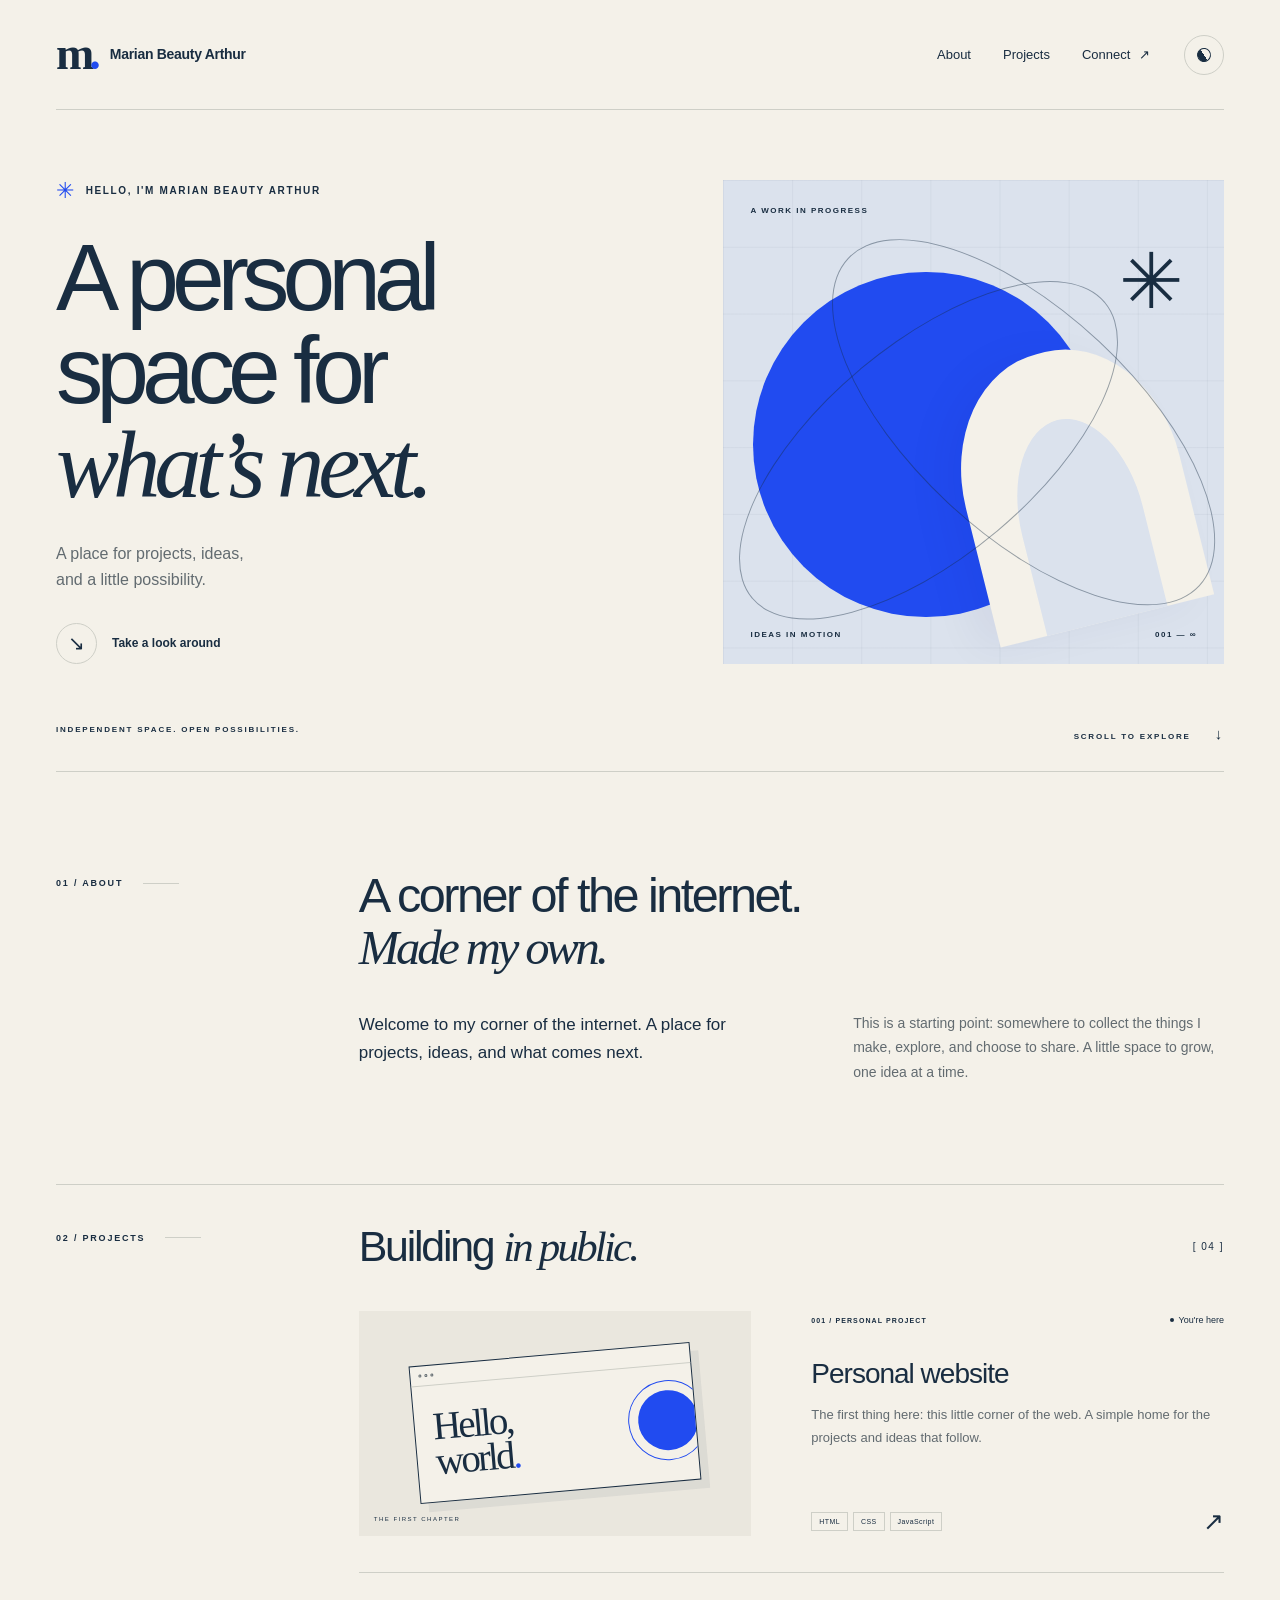
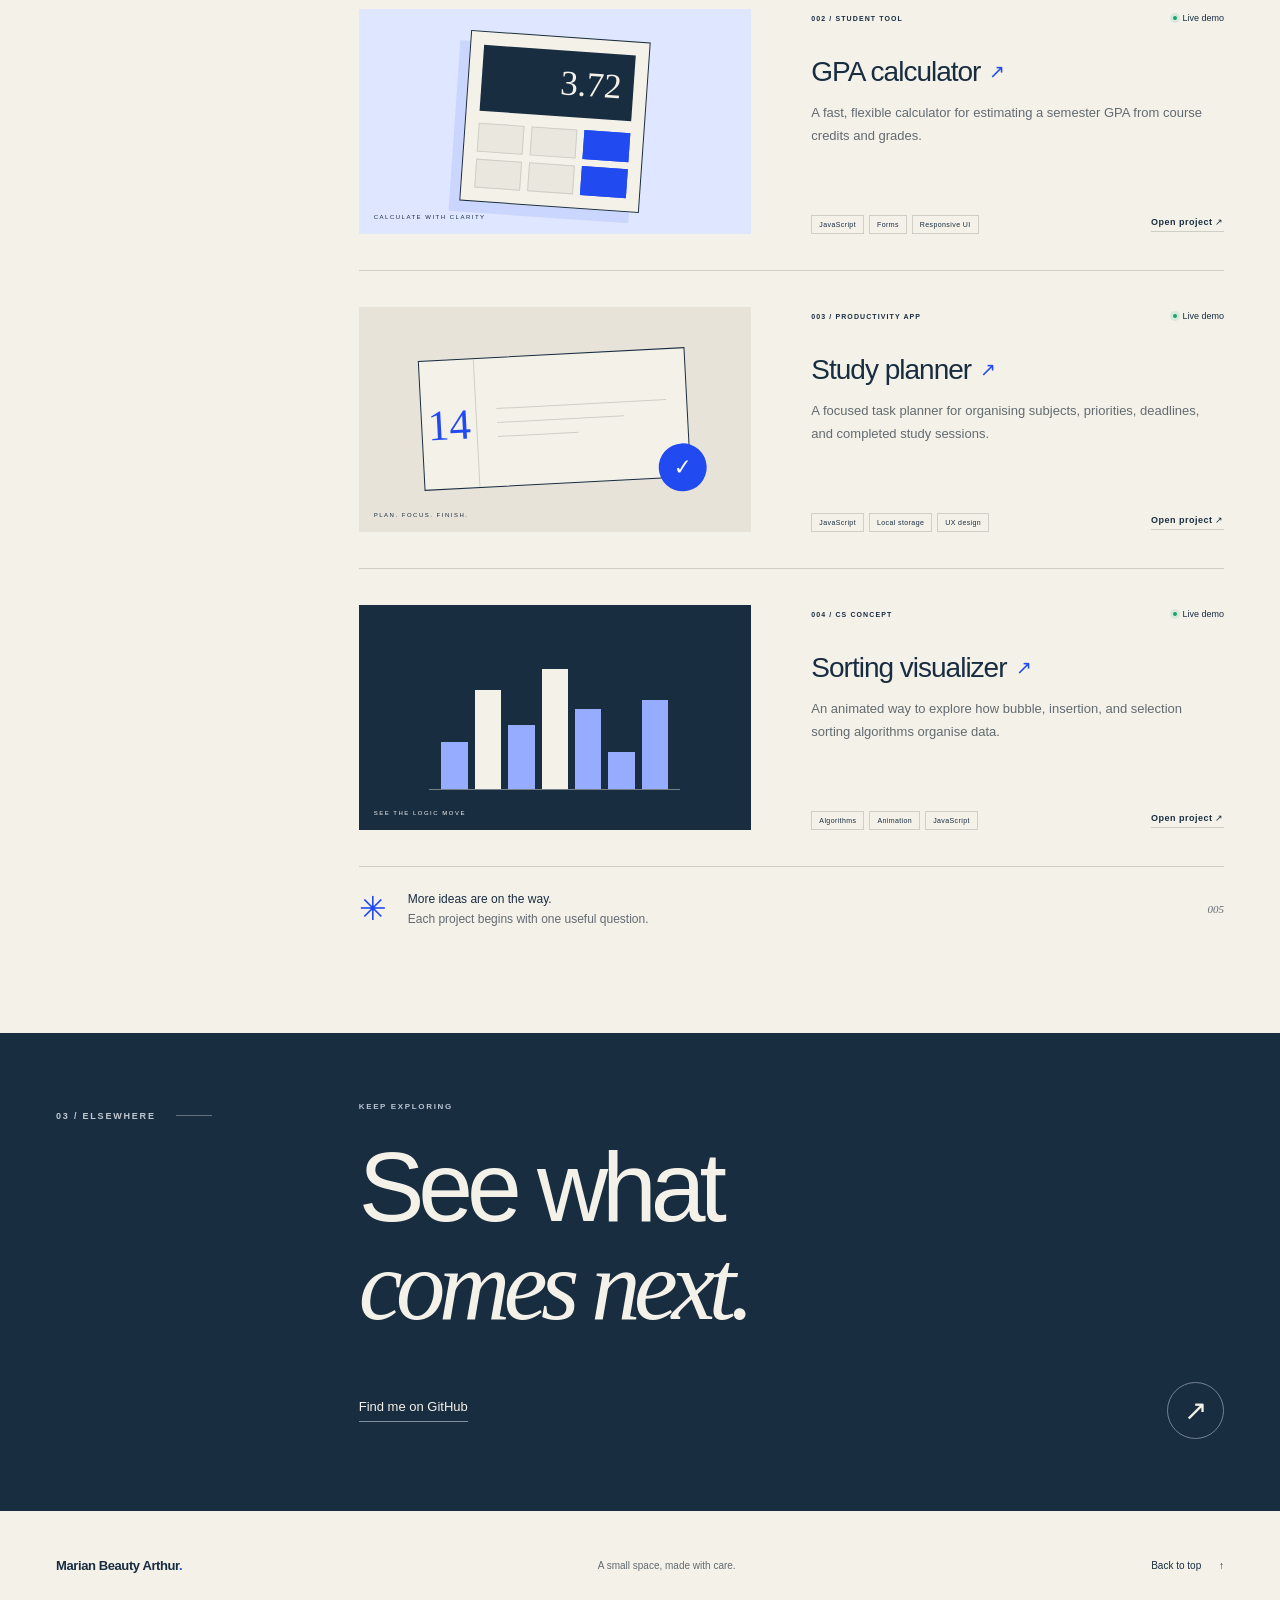
<file: index.html>
<!doctype html>
<html lang="en">
  <head>
    <meta charset="utf-8" />
    <meta name="viewport" content="width=device-width, initial-scale=1" />
    <meta name="description" content="The personal space of Marian Beauty Arthur. A place for projects, ideas, and what comes next." />
    <meta name="theme-color" content="#f4f1e9" />
    <title>Marian Beauty Arthur — A personal space</title>
    <link rel="icon" href="favicon.svg" type="image/svg+xml" />
    <link rel="stylesheet" href="styles.css" />
    <script>
      try {
        const theme = localStorage.getItem('ma-theme');
        if (theme === 'light' || theme === 'dark') document.documentElement.dataset.theme = theme;
      } catch (_) {}
    </script>
    <script src="script.js" defer></script>
  </head>
  <body>
    <a class="skip-link" href="#main">Skip to content</a>
    <header class="site-header wrap">
      <a class="wordmark" href="#home" aria-label="Marian Beauty Arthur home"><span class="brand-symbol" aria-hidden="true">m<span>.</span></span><span class="wordmark-name">Marian Beauty Arthur</span></a>
      <nav class="main-nav" aria-label="Main navigation">
        <a href="#about">About</a>
        <a href="#projects">Projects</a>
        <a href="#connect">Connect <span aria-hidden="true">↗</span></a>
      </nav>
      <button class="theme-toggle" type="button" aria-label="Switch to dark theme" title="Switch to dark theme" hidden><span class="theme-symbol" aria-hidden="true"></span></button>
    </header>

    <main id="main">
      <section class="hero wrap" id="home" aria-labelledby="hero-title">
        <div class="hero-copy">
          <p class="eyebrow"><span class="small-cross" aria-hidden="true">✳</span> Hello, I'm Marian Beauty Arthur</p>
          <h1 id="hero-title">A personal<br />space for<br /><span class="serif">what’s next.</span></h1>
          <p class="hero-description">A place for projects, ideas,<br class="desktop-break" /> and a little possibility.</p>
          <a class="round-link" href="#projects"><span class="round-arrow" aria-hidden="true">↘</span><span>Take a look around</span></a>
        </div>
        <div class="hero-art" role="img" aria-label="An abstract cobalt circle intersecting a cream arch, a small star, and fine orbital lines">
          <span class="art-label art-label-top" aria-hidden="true">A WORK IN PROGRESS</span>
          <div class="art-grid" aria-hidden="true"></div>
          <div class="art-orbit orbit-one" aria-hidden="true"></div>
          <div class="art-orbit orbit-two" aria-hidden="true"></div>
          <div class="art-circle" aria-hidden="true"></div>
          <div class="art-arch" aria-hidden="true"></div>
          <span class="art-star" aria-hidden="true">✳</span>
          <span class="art-label art-label-bottom" aria-hidden="true">IDEAS IN MOTION <span>001 — ∞</span></span>
        </div>
        <div class="hero-footnote"><span>INDEPENDENT SPACE. OPEN POSSIBILITIES.</span><span class="scroll-note">SCROLL TO EXPLORE <span aria-hidden="true">↓</span></span></div>
      </section>

      <section class="about-section wrap section-layout" id="about" aria-labelledby="about-title">
        <div class="section-index"><span>01 / ABOUT</span><span class="index-line" aria-hidden="true"></span></div>
        <div class="about-content">
          <h2 id="about-title">A corner of the internet.<br /><span class="serif">Made my own.</span></h2>
          <div class="about-details">
            <p class="lead">Welcome to my corner of the internet. A place for projects, ideas, and what comes next.</p>
            <p>This is a starting point: somewhere to collect the things I make, explore, and choose to share. A little space to grow, one idea at a time.</p>
          </div>
        </div>
      </section>

      <section class="projects-section wrap section-layout" id="projects" aria-labelledby="projects-title">
        <div class="section-index"><span>02 / PROJECTS</span><span class="index-line" aria-hidden="true"></span></div>
        <div class="projects-content">
          <div class="section-heading"><h2 id="projects-title">Building <span class="serif">in public.</span></h2><span class="count">[ 04 ]</span></div>
          <article class="project">
            <div class="project-art" aria-hidden="true"><span class="mini-window"><span class="mini-window-bar"><i></i><i></i><i></i></span><span class="mini-window-content"><span class="mini-type">Hello,<br />world<span>.</span></span><span class="mini-orb"></span></span></span><span class="project-art-note">THE FIRST CHAPTER</span></div>
            <div class="project-information">
              <div class="project-topline"><span class="eyebrow">001 / PERSONAL PROJECT</span><span class="project-status"><span aria-hidden="true"></span>You're here</span></div>
              <h3>Personal website</h3>
              <p>The first thing here: this little corner of the web. A simple home for the projects and ideas that follow.</p>
              <div class="project-bottomline"><ul class="tags" aria-label="Technologies used"><li>HTML</li><li>CSS</li><li>JavaScript</li></ul><span class="project-symbol" aria-hidden="true">↗</span></div>
            </div>
          </article>
          <article class="project project--linked">
            <a class="project-art project-art--gpa" href="projects/gpa-calculator/" aria-label="Open the GPA calculator project">
              <span class="calculator-preview" aria-hidden="true"><span class="calculator-screen">3.72</span><span class="calculator-keys"><i></i><i></i><i></i><i></i><i></i><i></i></span></span>
              <span class="project-art-note">CALCULATE WITH CLARITY</span>
            </a>
            <div class="project-information">
              <div class="project-topline"><span class="eyebrow">002 / STUDENT TOOL</span><span class="project-status project-status--live"><span aria-hidden="true"></span>Live demo</span></div>
              <h3><a class="project-title-link" href="projects/gpa-calculator/">GPA calculator <span aria-hidden="true">↗</span></a></h3>
              <p>A fast, flexible calculator for estimating a semester GPA from course credits and grades.</p>
              <div class="project-bottomline"><ul class="tags" aria-label="Technologies used"><li>JavaScript</li><li>Forms</li><li>Responsive UI</li></ul><a class="project-open" href="projects/gpa-calculator/" aria-label="Open GPA calculator">Open project <span aria-hidden="true">↗</span></a></div>
            </div>
          </article>
          <article class="project project--linked">
            <a class="project-art project-art--planner" href="projects/study-planner/" aria-label="Open the study planner project">
              <span class="planner-preview" aria-hidden="true"><span class="planner-date">14</span><span class="planner-lines"><i></i><i></i><i></i></span><span class="planner-check">✓</span></span>
              <span class="project-art-note">PLAN. FOCUS. FINISH.</span>
            </a>
            <div class="project-information">
              <div class="project-topline"><span class="eyebrow">003 / PRODUCTIVITY APP</span><span class="project-status project-status--live"><span aria-hidden="true"></span>Live demo</span></div>
              <h3><a class="project-title-link" href="projects/study-planner/">Study planner <span aria-hidden="true">↗</span></a></h3>
              <p>A focused task planner for organising subjects, priorities, deadlines, and completed study sessions.</p>
              <div class="project-bottomline"><ul class="tags" aria-label="Technologies used"><li>JavaScript</li><li>Local storage</li><li>UX design</li></ul><a class="project-open" href="projects/study-planner/" aria-label="Open study planner">Open project <span aria-hidden="true">↗</span></a></div>
            </div>
          </article>
          <article class="project project--linked">
            <a class="project-art project-art--algorithm" href="projects/algorithm-visualizer/" aria-label="Open the sorting algorithm visualizer project">
              <span class="bars-preview" aria-hidden="true"><i style="--h: 36%"></i><i style="--h: 76%"></i><i style="--h: 49%"></i><i style="--h: 92%"></i><i style="--h: 61%"></i><i style="--h: 28%"></i><i style="--h: 68%"></i></span>
              <span class="project-art-note">SEE THE LOGIC MOVE</span>
            </a>
            <div class="project-information">
              <div class="project-topline"><span class="eyebrow">004 / CS CONCEPT</span><span class="project-status project-status--live"><span aria-hidden="true"></span>Live demo</span></div>
              <h3><a class="project-title-link" href="projects/algorithm-visualizer/">Sorting visualizer <span aria-hidden="true">↗</span></a></h3>
              <p>An animated way to explore how bubble, insertion, and selection sorting algorithms organise data.</p>
              <div class="project-bottomline"><ul class="tags" aria-label="Technologies used"><li>Algorithms</li><li>Animation</li><li>JavaScript</li></ul><a class="project-open" href="projects/algorithm-visualizer/" aria-label="Open sorting visualizer">Open project <span aria-hidden="true">↗</span></a></div>
            </div>
          </article>
          <div class="next-project"><span class="next-star" aria-hidden="true">✳</span><p>More ideas are on the way.<br /><span>Each project begins with one useful question.</span></p><span class="next-number" aria-hidden="true">005</span></div>
        </div>
      </section>

      <section class="connect-section" id="connect" aria-labelledby="connect-title">
        <div class="wrap section-layout">
          <div class="section-index"><span>03 / ELSEWHERE</span><span class="index-line" aria-hidden="true"></span></div>
          <div class="connect-content"><p class="eyebrow">KEEP EXPLORING</p><h2 id="connect-title">See what<br /><span class="serif">comes next.</span></h2><a class="github-link" href="https://github.com/MarbeauArthur" target="_blank" rel="noopener noreferrer"><span>Find me on GitHub <span class="visually-hidden">(opens in a new tab)</span></span><span class="github-arrow" aria-hidden="true">↗</span></a></div>
        </div>
      </section>
    </main>

    <footer class="site-footer wrap"><a class="footer-name" href="#home">Marian Beauty Arthur<span aria-hidden="true">.</span></a><p>A small space, made with care.</p><a class="back-to-top" href="#home">Back to top <span aria-hidden="true">↑</span></a></footer>
  </body>
</html>
</file>
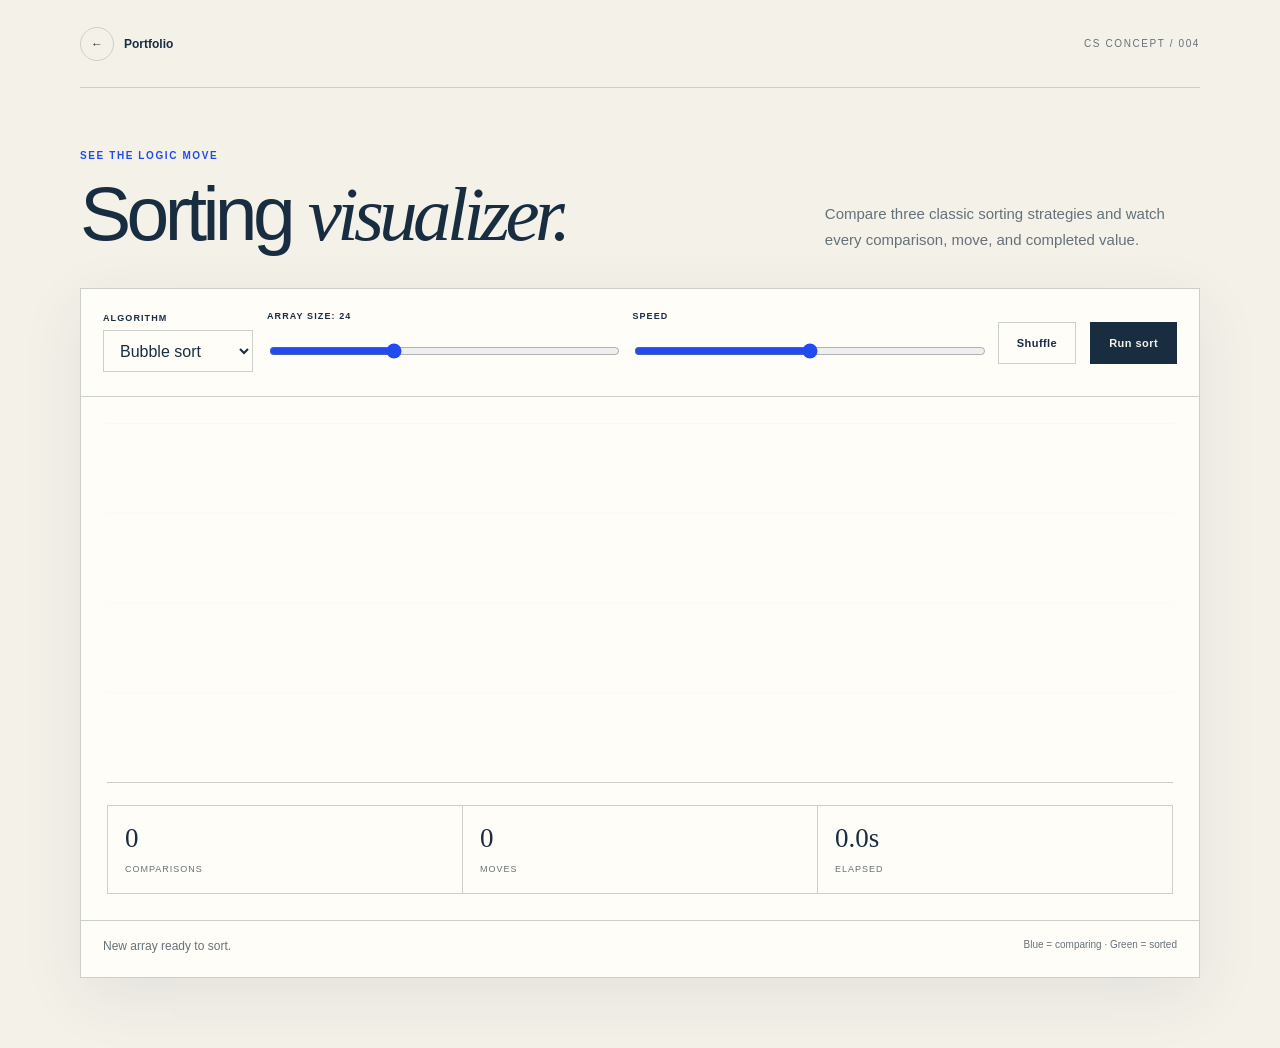
<file: projects/algorithm-visualizer/index.html>
<!doctype html>
<html lang="en">
  <head>
    <meta charset="utf-8" />
    <meta name="viewport" content="width=device-width, initial-scale=1" />
    <meta name="description" content="An interactive sorting algorithm visualizer by Marian Beauty Arthur." />
    <title>Sorting Visualizer — Marian Beauty Arthur</title>
    <link rel="icon" href="../../favicon.svg" type="image/svg+xml" />
    <link rel="stylesheet" href="../common.css" />
    <style>
      .visualizer-toolbar { align-items: center; }
      .visualizer-toolbar .field { min-width: 150px; }
      .range-field { flex: 1; min-width: 180px; }
      input[type="range"] { width: 100%; min-height: 42px; padding-inline: 0; border: 0; accent-color: var(--blue); }
      .stage { display: flex; align-items: flex-end; gap: clamp(2px, .6vw, 7px); min-height: 360px; padding: 28px 10px 0; border-bottom: 1px solid var(--line); background: linear-gradient(#214bf007 1px, transparent 1px); background-size: 100% 25%; }
      .bar { flex: 1; min-width: 3px; height: calc(var(--value) * 1%); background: var(--ink); transition: height .16s ease, background .16s ease, transform .16s ease; }
      .bar.active { background: var(--blue); transform: translateY(-5px); }
      .bar.sorted { background: var(--green); }
      .metric-row { display: grid; grid-template-columns: repeat(3, 1fr); gap: 1px; margin-top: 22px; border: 1px solid var(--line); background: var(--line); }
      .metric { padding: 17px; background: var(--surface); }
      .metric strong { display: block; margin-bottom: 4px; font-family: var(--serif); font-size: 27px; font-weight: 400; }
      .metric span { color: var(--muted); font-size: 9px; letter-spacing: 1px; text-transform: uppercase; }
      @media (max-width: 640px) { .stage { min-height: 290px; } .metric-row { grid-template-columns: 1fr; } }
    </style>
    <script src="app.js" defer></script>
  </head>
  <body>
    <header class="app-header shell"><a class="back-link" href="../../#projects"><span aria-hidden="true">←</span> Portfolio</a><span class="project-mark">CS concept / 004</span></header>
    <main class="shell">
      <section class="intro"><div><p class="eyebrow">See the logic move</p><h1>Sorting <em>visualizer.</em></h1></div><p class="intro-copy">Compare three classic sorting strategies and watch every comparison, move, and completed value.</p></section>
      <section class="app-card" aria-labelledby="visualizer-status">
        <div class="app-toolbar visualizer-toolbar"><div class="field"><label for="algorithm">Algorithm</label><select id="algorithm"><option value="bubble">Bubble sort</option><option value="selection">Selection sort</option><option value="insertion">Insertion sort</option></select></div><div class="field range-field"><label for="size">Array size: <output id="size-output">24</output></label><input id="size" type="range" min="10" max="50" value="24" /></div><div class="field range-field"><label for="speed">Speed</label><input id="speed" type="range" min="1" max="5" value="3" /></div><button class="button secondary" id="shuffle" type="button">Shuffle</button><button class="button" id="run" type="button">Run sort</button></div>
        <div class="app-body"><div class="stage" id="stage" role="img" aria-label="Unsorted vertical bars"></div><div class="metric-row"><div class="metric"><strong id="comparisons">0</strong><span>Comparisons</span></div><div class="metric"><strong id="swaps">0</strong><span>Moves</span></div><div class="metric"><strong id="elapsed">0.0s</strong><span>Elapsed</span></div></div></div>
        <footer class="app-footer"><p class="status" id="visualizer-status" aria-live="polite">Choose an algorithm, then run the sort.</p><span>Blue = comparing · Green = sorted</span></footer>
      </section>
    </main>
  </body>
</html>
</file>
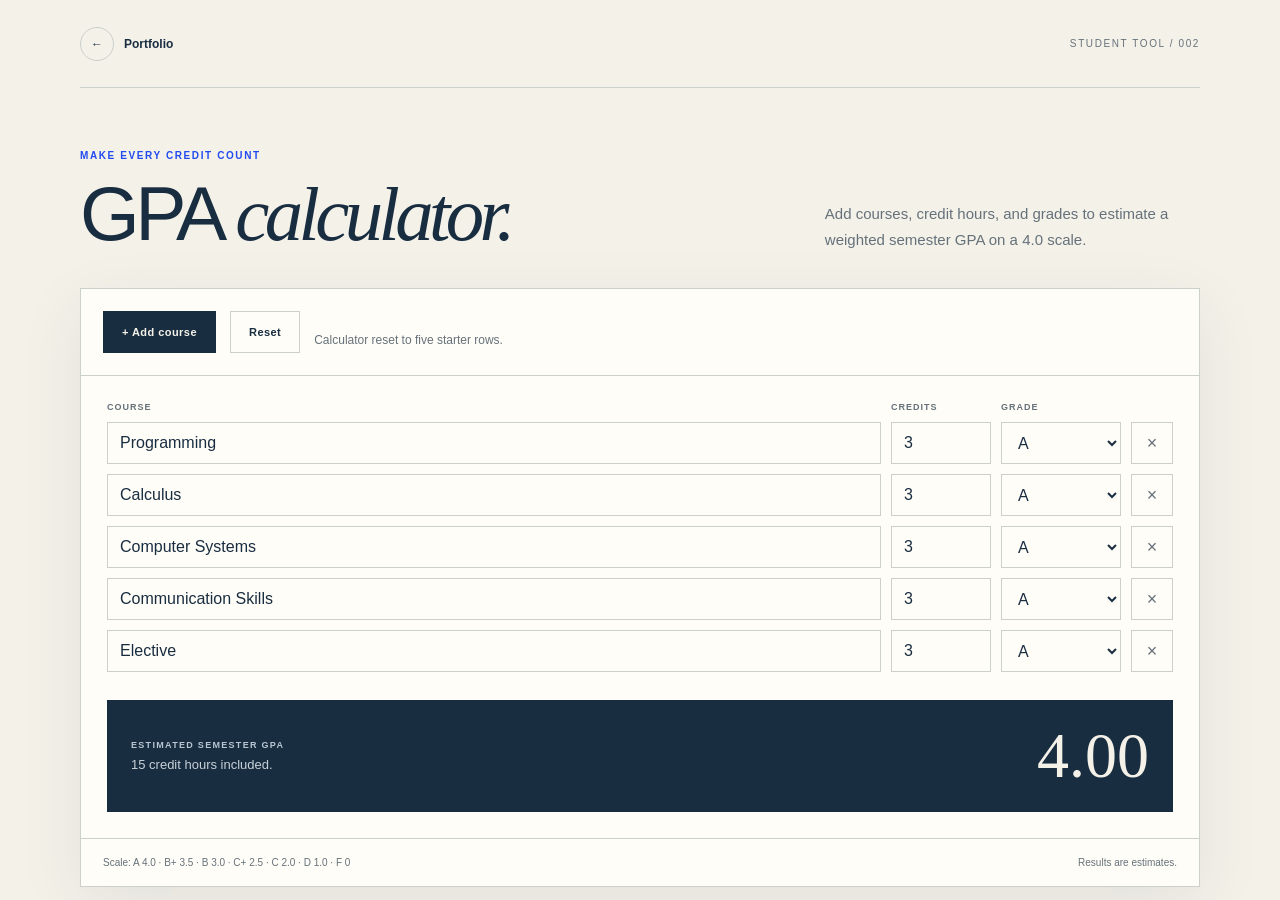
<file: projects/gpa-calculator/index.html>
<!doctype html>
<html lang="en">
  <head>
    <meta charset="utf-8" />
    <meta name="viewport" content="width=device-width, initial-scale=1" />
    <meta name="description" content="A simple weighted GPA calculator by Marian Beauty Arthur." />
    <title>GPA Calculator — Marian Beauty Arthur</title>
    <link rel="icon" href="../../favicon.svg" type="image/svg+xml" />
    <link rel="stylesheet" href="../common.css" />
    <style>
      .course-head, .course-row { display: grid; grid-template-columns: minmax(160px, 1fr) 100px 120px 42px; gap: 10px; align-items: center; }
      .course-head { padding: 0 0 10px; color: var(--muted); font-size: 9px; font-weight: 700; letter-spacing: 1px; text-transform: uppercase; }
      .course-list { display: grid; gap: 10px; }
      .course-row input, .course-row select { width: 100%; }
      .remove-course { display: grid; place-items: center; width: 42px; height: 42px; border: 1px solid var(--line); background: transparent; color: var(--muted); font-size: 18px; }
      .remove-course:hover { color: var(--red); border-color: var(--red); }
      .result-panel { display: grid; grid-template-columns: 1fr auto; gap: 24px; align-items: center; margin-top: 28px; padding: 24px; background: var(--ink); color: var(--paper); }
      .result-label { display: block; margin-bottom: 7px; color: #b8c6d1; font-size: 9px; font-weight: 700; letter-spacing: 1.3px; text-transform: uppercase; }
      .result-message { margin: 0; font-size: 13px; color: #c8d1d8; }
      .gpa-value { font-family: var(--serif); font-size: 64px; line-height: 1; font-variant-numeric: tabular-nums; }
      @media (max-width: 620px) {
        .course-head { display: none; }
        .course-row { grid-template-columns: 1fr 76px 90px 42px; }
        .course-name { grid-column: 1 / -1; }
        .result-panel { grid-template-columns: 1fr; }
      }
    </style>
    <script src="app.js" defer></script>
  </head>
  <body>
    <header class="app-header shell"><a class="back-link" href="../../#projects"><span aria-hidden="true">←</span> Portfolio</a><span class="project-mark">Student tool / 002</span></header>
    <main class="shell">
      <section class="intro"><div><p class="eyebrow">Make every credit count</p><h1>GPA <em>calculator.</em></h1></div><p class="intro-copy">Add courses, credit hours, and grades to estimate a weighted semester GPA on a 4.0 scale.</p></section>
      <section class="app-card" aria-labelledby="calculator-heading">
        <div class="app-toolbar"><button class="button" id="add-course" type="button">+ Add course</button><button class="button secondary" id="reset" type="button">Reset</button><p class="status" id="calculator-heading" aria-live="polite">Five starter rows are ready.</p></div>
        <div class="app-body">
          <div class="course-head" aria-hidden="true"><span>Course</span><span>Credits</span><span>Grade</span><span></span></div>
          <div class="course-list" id="course-list"></div>
          <div class="result-panel"><div><span class="result-label">Estimated semester GPA</span><p class="result-message" id="result-message">Enter your courses to see the weighted result.</p></div><output class="gpa-value" id="gpa-output" aria-label="Estimated GPA">0.00</output></div>
        </div>
        <footer class="app-footer"><span>Scale: A 4.0 · B+ 3.5 · B 3.0 · C+ 2.5 · C 2.0 · D 1.0 · F 0</span><span>Results are estimates.</span></footer>
      </section>
    </main>
  </body>
</html>
</file>
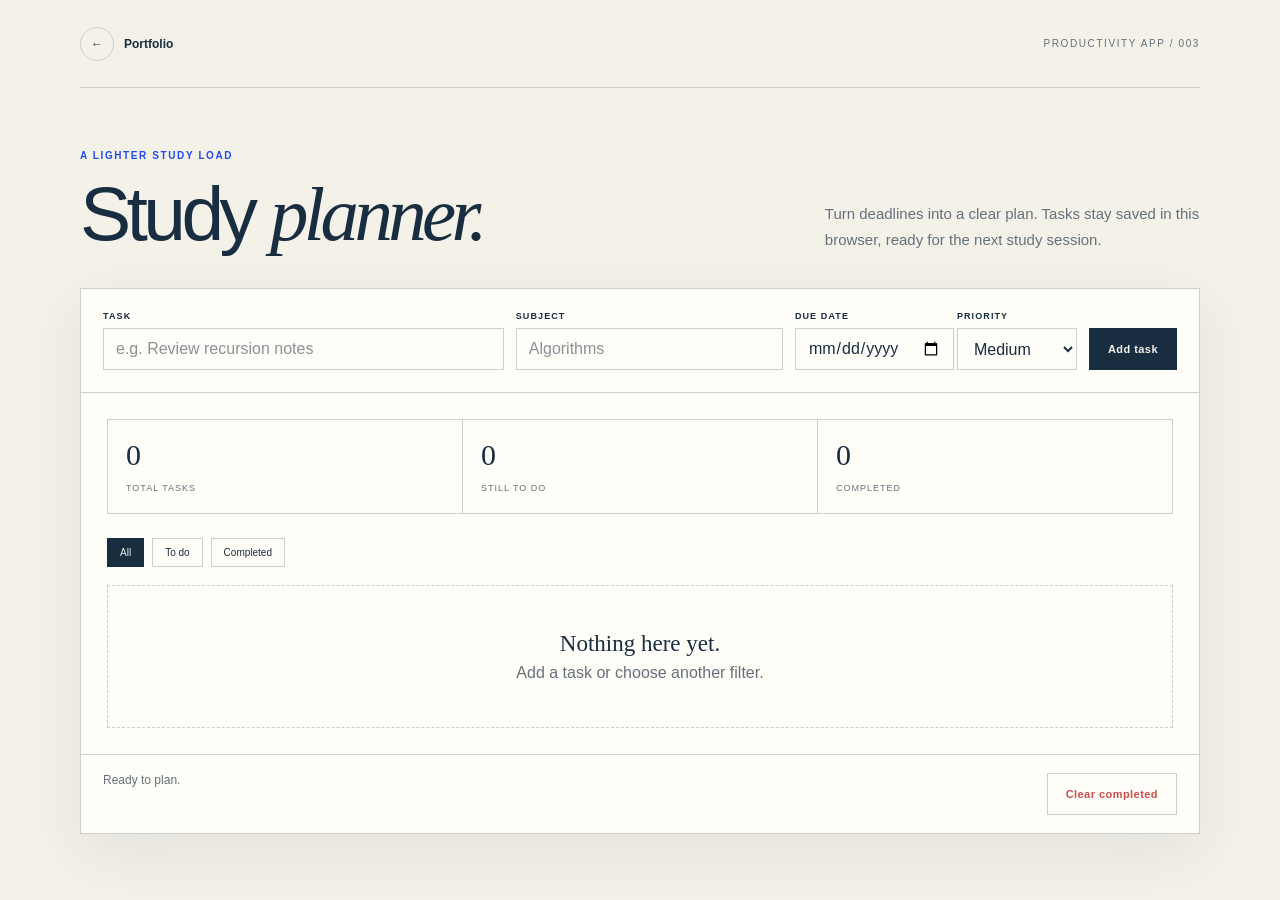
<file: projects/study-planner/index.html>
<!doctype html>
<html lang="en">
  <head>
    <meta charset="utf-8" />
    <meta name="viewport" content="width=device-width, initial-scale=1" />
    <meta name="description" content="A focused study planner by Marian Beauty Arthur." />
    <title>Study Planner — Marian Beauty Arthur</title>
    <link rel="icon" href="../../favicon.svg" type="image/svg+xml" />
    <link rel="stylesheet" href="../common.css" />
    <style>
      .planner-form { display: grid; grid-template-columns: 1.5fr 1fr 150px 120px auto; gap: 12px; align-items: end; width: 100%; }
      .planner-form .button { white-space: nowrap; }
      .planner-summary { display: grid; grid-template-columns: repeat(3, 1fr); gap: 1px; margin-bottom: 24px; border: 1px solid var(--line); background: var(--line); }
      .summary-item { padding: 18px; background: var(--surface); }
      .summary-item strong { display: block; margin-bottom: 5px; font-family: var(--serif); font-size: 30px; font-weight: 400; }
      .summary-item span { color: var(--muted); font-size: 9px; letter-spacing: 1px; text-transform: uppercase; }
      .filter-row { display: flex; flex-wrap: wrap; gap: 8px; margin-bottom: 18px; }
      .filter { border: 1px solid var(--line); background: transparent; padding: 8px 12px; font-size: 10px; }
      .filter[aria-pressed="true"] { background: var(--ink); color: var(--paper); border-color: var(--ink); }
      .task-list { display: grid; gap: 10px; }
      .task { display: grid; grid-template-columns: auto 1fr auto; gap: 14px; align-items: center; padding: 16px; border: 1px solid var(--line); }
      .task.completed .task-title { text-decoration: line-through; color: var(--muted); }
      .task-check { width: 20px; height: 20px; accent-color: var(--blue); }
      .task-title { margin: 0 0 6px; font-size: 14px; }
      .task-meta { display: flex; flex-wrap: wrap; gap: 9px; color: var(--muted); font-size: 10px; }
      .priority { padding: 3px 6px; border: 1px solid var(--line); text-transform: uppercase; letter-spacing: .7px; }
      .priority.high { color: var(--red); border-color: #c94d4d66; }
      .priority.low { color: var(--green); border-color: #16876066; }
      .delete-task { border: 0; background: transparent; color: var(--muted); font-size: 18px; }
      .delete-task:hover { color: var(--red); }
      @media (max-width: 900px) { .planner-form { grid-template-columns: 1fr 1fr; } .planner-form .field:first-child { grid-column: 1 / -1; } }
      @media (max-width: 560px) { .planner-form { grid-template-columns: 1fr; } .planner-form .field:first-child { grid-column: auto; } .planner-summary { grid-template-columns: 1fr; } }
    </style>
    <script src="app.js" defer></script>
  </head>
  <body>
    <header class="app-header shell"><a class="back-link" href="../../#projects"><span aria-hidden="true">←</span> Portfolio</a><span class="project-mark">Productivity app / 003</span></header>
    <main class="shell">
      <section class="intro"><div><p class="eyebrow">A lighter study load</p><h1>Study <em>planner.</em></h1></div><p class="intro-copy">Turn deadlines into a clear plan. Tasks stay saved in this browser, ready for the next study session.</p></section>
      <section class="app-card" aria-labelledby="planner-heading">
        <form class="app-toolbar planner-form" id="task-form"><div class="field"><label for="task-title">Task</label><input id="task-title" required maxlength="100" placeholder="e.g. Review recursion notes" /></div><div class="field"><label for="task-subject">Subject</label><input id="task-subject" required maxlength="50" placeholder="Algorithms" /></div><div class="field"><label for="task-date">Due date</label><input id="task-date" type="date" required /></div><div class="field"><label for="task-priority">Priority</label><select id="task-priority"><option>High</option><option selected>Medium</option><option>Low</option></select></div><button class="button" type="submit">Add task</button></form>
        <div class="app-body">
          <div class="planner-summary"><div class="summary-item"><strong id="total-count">0</strong><span>Total tasks</span></div><div class="summary-item"><strong id="open-count">0</strong><span>Still to do</span></div><div class="summary-item"><strong id="done-count">0</strong><span>Completed</span></div></div>
          <div class="filter-row" aria-label="Filter tasks"><button class="filter" data-filter="all" aria-pressed="true">All</button><button class="filter" data-filter="open" aria-pressed="false">To do</button><button class="filter" data-filter="done" aria-pressed="false">Completed</button></div>
          <div class="task-list" id="task-list"></div>
        </div>
        <footer class="app-footer"><p class="status" id="planner-heading" aria-live="polite">Ready to plan.</p><button class="button secondary danger" id="clear-completed" type="button">Clear completed</button></footer>
      </section>
    </main>
  </body>
</html>
</file>
<file: styles.css>
@charset "UTF-8";

:root {
  color-scheme: light;
  --paper: #f4f1e9;
  --ink: #192d41;
  --muted: #626b70;
  --line: #cecfc7;
  --blue: #214bf0;
  --art-bg: #dbe2ed;
  --art-cream: #f4f1e9;
  --soft: #eae7de;
  --connect-bg: #192d41;
  --connect-ink: #f4f1e9;
  --serif: Georgia, 'Times New Roman', serif;
  font-family: Arial, Helvetica, sans-serif;
  font-synthesis: none;
  -webkit-font-smoothing: antialiased;
}

:root[data-theme="dark"] {
  color-scheme: dark;
  --paper: #162536;
  --ink: #f1eee6;
  --muted: #b1bac1;
  --line: #41505d;
  --blue: #95acff;
  --art-bg: #2d4156;
  --soft: #203247;
  --connect-bg: #0f1c29;
}

* { box-sizing: border-box; }
html { scroll-behavior: smooth; scroll-padding-top: 24px; }
body { margin: 0; background: var(--paper); color: var(--ink); }
body, button, a { -webkit-tap-highlight-color: transparent; }
::selection { background: var(--blue); color: var(--paper); }
a { color: inherit; text-decoration: none; }
button { font: inherit; color: inherit; }
button[hidden] { display: none; }
button, a { touch-action: manipulation; }
a:focus-visible, button:focus-visible { outline: 3px solid var(--blue); outline-offset: 6px; }
p, h1, h2, h3 { margin: 0; }
.wrap { width: min(1320px, calc(100% - 112px)); margin-inline: auto; }
.visually-hidden { position: absolute; width: 1px; height: 1px; padding: 0; margin: -1px; overflow: hidden; clip: rect(0, 0, 0, 0); white-space: nowrap; border: 0; }
.skip-link { position: absolute; z-index: 10; left: 20px; top: -100px; padding: 14px 20px; background: var(--ink); color: var(--paper); }
.skip-link:focus { top: 16px; }
.site-header { display: flex; align-items: center; gap: 34px; min-height: 110px; border-bottom: 1px solid var(--line); }
.wordmark { display: inline-flex; align-items: center; gap: 15px; margin-right: auto; }
.brand-symbol { font-family: var(--serif); font-size: 46px; font-weight: bold; line-height: .8; letter-spacing: -6px; }
.brand-symbol > span { color: var(--blue); margin-left: 1px; }
.wordmark-name { font-size: 14px; font-weight: 700; letter-spacing: -.3px; }
.main-nav { display: flex; gap: 32px; font-size: 13px; }
.main-nav a { padding: 14px 0; transition: color .2s ease; }
.main-nav a:hover { color: var(--blue); }
.main-nav a span { display: inline-block; margin-left: 5px; }
.theme-toggle { display: grid; place-items: center; width: 40px; height: 40px; border: 1px solid var(--line); border-radius: 50%; background: transparent; cursor: pointer; }
.theme-toggle:hover { border-color: var(--ink); }
.theme-symbol { display: block; width: 14px; height: 14px; border: 1.5px solid currentColor; border-radius: 50%; background: linear-gradient(90deg, var(--ink) 50%, transparent 50%); transform: rotate(-35deg); }
.hero { padding-top: 70px; display: grid; grid-template-columns: 1.17fr 1fr; column-gap: 7%; align-items: center; }
.eyebrow { font-size: 10px; font-weight: 600; letter-spacing: 1.65px; line-height: 1.6; text-transform: uppercase; }
.hero-copy > .eyebrow { display: flex; align-items: center; gap: 10px; margin-bottom: 29px; }
.small-cross { font-size: 22px; color: var(--blue); font-weight: 400; line-height: 1; }
h1 { font-size: clamp(66px, 7.4vw, 112px); font-weight: 500; letter-spacing: -.074em; line-height: .985; }
.serif { font-family: var(--serif); font-weight: 400; font-style: italic; letter-spacing: -.065em; }
.hero-description { font-size: 16px; line-height: 1.65; color: var(--muted); margin-top: 29px; }
.round-link { display: inline-flex; gap: 15px; align-items: center; margin-top: 29px; font-size: 12px; font-weight: 600; }
.round-arrow { display: grid; place-items: center; width: 41px; height: 41px; border: 1px solid var(--line); border-radius: 50%; font-size: 20px; transition: color .2s, background .2s, transform .2s; }
.round-link:hover .round-arrow { background: var(--ink); color: var(--paper); transform: translate(2px, 2px); }
.hero-art { position: relative; align-self: stretch; min-height: 480px; background: var(--art-bg); overflow: hidden; isolation: isolate; }
.art-label { position: absolute; z-index: 5; left: 27px; right: 27px; font-size: 8px; letter-spacing: 1.5px; font-weight: 600; }
.art-label-top { top: 26px; }
.art-label-bottom { bottom: 25px; display: flex; justify-content: space-between; }
.art-grid { position: absolute; inset: 0; background-image: linear-gradient(to right, #192d410c 1px, transparent 1px), linear-gradient(to bottom, #192d410c 1px, transparent 1px); background-size: 13.8% 13.8%; }
.art-circle { position: absolute; width: 69%; aspect-ratio: 1; border-radius: 50%; background: #214bf0; left: 6%; top: 19%; }
.art-arch { position: absolute; z-index: 2; width: 44%; height: 57%; border-radius: 48% 48% 0 0; left: 48%; top: 35%; background: var(--art-cream); transform: rotate(-14deg); box-shadow: -22px 0 40px #1120580b; }
.art-arch::after { content: ''; position: absolute; inset: 25% 22% 0; border-radius: 60% 60% 0 0; background: var(--art-bg); }
.art-orbit { position: absolute; z-index: 3; width: 92%; height: 44%; left: -5%; top: 34%; border: 1px solid #172c406b; border-radius: 50%; transform: rotate(-40deg); }
.orbit-two { transform: rotate(43deg); width: 96%; height: 46%; left: 12%; top: 27%; }
.art-star { position: absolute; z-index: 4; right: 8%; top: 13%; font-size: clamp(54px, 6vw, 83px); line-height: 1; color: var(--ink); font-weight: 400; }
.hero-footnote { grid-column: 1 / -1; display: flex; justify-content: space-between; gap: 20px; padding: 33px 0 29px; margin-top: 28px; border-bottom: 1px solid var(--line); font-size: 8px; font-weight: 600; letter-spacing: 1.8px; }
.scroll-note span { margin-left: 20px; font-size: 15px; }
.section-layout { display: grid; grid-template-columns: 1fr 3.38fr; gap: 4%; }
.section-index { display: flex; align-items: center; gap: 20px; height: 24px; font-size: 9px; font-weight: 600; letter-spacing: 1.8px; white-space: nowrap; padding-top: 5px; }
.index-line { flex: 1; max-width: 36px; height: 1px; background: var(--line); }
.about-section { padding-top: 97px; padding-bottom: 100px; }
h2 { font-size: clamp(36px, 3.8vw, 56px); font-weight: 400; letter-spacing: -.052em; line-height: 1.08; }
.about-details { margin-top: 36px; display: grid; grid-template-columns: 1.1fr 1fr; gap: 10%; }
.about-details p { font-size: 14px; line-height: 1.75; color: var(--muted); }
.about-details .lead { font-size: 17px; line-height: 1.65; color: var(--ink); }
.projects-section { padding-top: 38px; padding-bottom: 104px; border-top: 1px solid var(--line); }
.section-heading { display: flex; align-items: center; justify-content: space-between; gap: 20px; margin-bottom: 40px; }
.section-heading h2 { font-size: clamp(32px, 3.35vw, 49px); }
.count { font-size: 10px; font-variant-numeric: tabular-nums; letter-spacing: 1.5px; white-space: nowrap; }
.project { display: grid; grid-template-columns: .95fr 1fr; gap: 7%; padding: 36px 0; border-top: 1px solid var(--line); }
.project:first-of-type { border-top: 0; padding-top: 0; }
.project-art { min-height: 225px; background: var(--soft); display: flex; align-items: center; justify-content: center; position: relative; overflow: hidden; }
.project--linked .project-art { transition: transform .25s ease, box-shadow .25s ease; }
.project--linked .project-art:hover { transform: translateY(-4px); box-shadow: 0 16px 35px #192d4115; }
.mini-window { display: block; width: 72%; transform: rotate(-5deg); border: 1px solid var(--ink); box-shadow: 8px 9px 0 #192d4110; background: var(--paper); }
.mini-window-bar { display: flex; gap: 3px; padding: 8px; border-bottom: 1px solid var(--line); }
.mini-window-bar i { width: 3px; height: 3px; border: 1px solid var(--muted); border-radius: 50%; }
.mini-window-content { display: flex; position: relative; padding: 18px; min-height: 116px; align-items: center; overflow: hidden; }
.mini-type { font-family: var(--serif); font-size: 39px; line-height: .9; letter-spacing: -2.8px; }
.mini-type > span { color: var(--blue); }
.mini-orb { position: absolute; width: 80px; height: 80px; border: 1px solid var(--blue); border-radius: 50%; right: -13px; top: 15px; }
.mini-orb::before { content: ''; position: absolute; width: 60px; height: 60px; top: 9px; left: 9px; border-radius: 50%; background: var(--blue); }
.project-art-note { position: absolute; bottom: 14px; left: 15px; font-size: 6px; letter-spacing: 1.5px; }
.project-information { display: flex; flex-direction: column; padding-top: 4px; }
.project-topline { display: flex; justify-content: space-between; gap: 10px; align-items: center; }
.project-topline .eyebrow { font-size: 7px; letter-spacing: 1.1px; }
.project-status { display: inline-flex; align-items: center; gap: 5px; font-size: 9px; white-space: nowrap; }
.project-status > span { width: 4px; height: 4px; border-radius: 50%; background: var(--ink); }
.project-status--live > span { background: #18a36b; box-shadow: 0 0 0 3px #18a36b1f; }
h3 { font-size: 28px; letter-spacing: -1px; font-weight: 400; margin-top: 32px; }
.project-title-link { display: inline-flex; align-items: center; gap: 9px; }
.project-title-link span { color: var(--blue); font-size: .68em; transition: transform .2s ease; }
.project-title-link:hover span { transform: translate(3px, -3px); }
.project-information > p { font-size: 13px; line-height: 1.8; color: var(--muted); margin-top: 13px; }
.project-bottomline { margin-top: auto; padding-top: 25px; display: flex; align-items: center; justify-content: space-between; gap: 10px; }
.tags { display: flex; flex-wrap: wrap; gap: 5px; margin: 0; padding: 0; list-style: none; }
.tags li { padding: 5px 7px; border: 1px solid var(--line); font-size: 7px; letter-spacing: .4px; }
.project-symbol { font-size: 25px; }
.project-open { border-bottom: 1px solid var(--line); padding-bottom: 4px; font-size: 9px; font-weight: 700; letter-spacing: .5px; white-space: nowrap; }
.project-open:hover { color: var(--blue); border-color: var(--blue); }
.project-art--gpa { background: #dfe6ff; }
.calculator-preview { width: 55%; max-width: 180px; border: 1px solid var(--ink); padding: 13px; background: var(--paper); transform: rotate(4deg); box-shadow: -10px 11px 0 #214bf01a; }
.calculator-screen { display: block; padding: 13px 12px; margin-bottom: 12px; background: var(--ink); color: var(--paper); font-family: var(--serif); font-size: 35px; text-align: right; }
.calculator-keys { display: grid; grid-template-columns: repeat(3, 1fr); gap: 7px; }
.calculator-keys i { aspect-ratio: 1.6; border: 1px solid var(--line); background: var(--soft); }
.calculator-keys i:nth-child(3n) { background: var(--blue); border-color: var(--blue); }
.project-art--planner { background: #e8e3d8; }
.planner-preview { position: relative; display: grid; grid-template-columns: 55px 1fr; width: 68%; min-height: 130px; border: 1px solid var(--ink); background: var(--paper); transform: rotate(-3deg); }
.planner-date { display: grid; place-items: center; border-right: 1px solid var(--line); color: var(--blue); font-family: var(--serif); font-size: 43px; }
.planner-lines { display: flex; flex-direction: column; justify-content: center; gap: 13px; padding: 20px; }
.planner-lines i { display: block; height: 1px; background: var(--line); }
.planner-lines i:nth-child(2) { width: 75%; }
.planner-lines i:nth-child(3) { width: 48%; }
.planner-check { position: absolute; display: grid; place-items: center; right: -17px; bottom: -15px; width: 48px; height: 48px; border-radius: 50%; background: var(--blue); color: white; font-size: 22px; }
.project-art--algorithm { background: #192d41; }
.project-art--algorithm .project-art-note { color: #f4f1e9; }
.bars-preview { display: flex; align-items: flex-end; gap: 7px; width: 64%; height: 145px; padding: 14px 12px 0; border-bottom: 1px solid #f4f1e96b; }
.bars-preview i { flex: 1; height: var(--h); background: #95acff; }
.bars-preview i:nth-child(2), .bars-preview i:nth-child(4) { background: #f4f1e9; }
.next-project { display: flex; align-items: center; gap: 21px; border-top: 1px solid var(--line); padding-top: 22px; }
.next-star { font-size: 33px; line-height: 1; color: var(--blue); }
.next-project p { font-size: 12px; line-height: 1.7; }
.next-project p > span { color: var(--muted); }
.next-number { margin-left: auto; font-size: 11px; color: var(--muted); font-family: var(--serif); font-style: italic; }
.connect-section { background: var(--connect-bg); color: var(--connect-ink); padding: 68px 0 72px; }
.connect-section .section-index { color: #c0c8d0; }
.connect-section .index-line { background: #64717c; }
.connect-content > .eyebrow { color: #b9c4d0; font-size: 8px; margin-bottom: 25px; }
.connect-content h2 { font-size: clamp(58px, 7.7vw, 110px); line-height: .99; letter-spacing: -.062em; }
.github-link { display: flex; justify-content: space-between; align-items: center; width: 100%; padding-top: 36px; margin-top: 12px; font-size: 13px; }
.github-link > span:first-child { border-bottom: 1px solid #84919e; padding-bottom: 7px; }
.github-arrow { display: grid; place-items: center; border: 1px solid #738393; border-radius: 50%; width: 57px; height: 57px; font-size: 28px; transition: background .2s, color .2s, transform .2s; }
.github-link:hover .github-arrow { background: var(--connect-ink); color: var(--connect-bg); transform: translate(2px, -2px); }
.connect-section a:focus-visible { outline-color: #b8c6ff; }
.site-footer { min-height: 108px; display: flex; align-items: center; gap: 20px; }
.footer-name { font-size: 13px; font-weight: 600; letter-spacing: -.4px; }
.footer-name > span { color: var(--blue); }
.site-footer p { color: var(--muted); font-size: 10px; margin-left: auto; margin-right: auto; }
.back-to-top { font-size: 10px; }
.back-to-top span { margin-left: 15px; }

@media (min-width: 1550px) {
  .hero { padding-top: 78px; }
  .hero-art { min-height: 558px; }
}

@media (max-width: 1050px) {
  .wrap { width: calc(100% - 72px); }
  .site-header { min-height: 92px; gap: 25px; }
  .main-nav { gap: 24px; }
  .hero { gap: 5%; padding-top: 54px; }
  h1 { font-size: clamp(65px, 7.3vw, 82px); }
  .hero-art { min-height: 430px; }
  .hero-copy > .eyebrow { font-size: 8px; letter-spacing: 1px; }
  .hero-description { font-size: 14px; margin-top: 25px; }
  .section-layout { grid-template-columns: 1fr 3.7fr; gap: 5%; }
  .section-index { font-size: 8px; gap: 10px; letter-spacing: 1.2px; }
  .index-line { max-width: 22px; }
  .about-details { gap: 8%; }
  .about-section { padding-block: 75px; }
  .projects-section { padding-bottom: 75px; }
  .project { gap: 6%; }
  .project-art { min-height: 225px; }
  .project-topline { flex-wrap: wrap; gap: 8px; }
  h3 { margin-top: 22px; font-size: 26px; }
  .project-information > p { font-size: 12px; }
  .mini-type { font-size: 33px; }
  .mini-window-content { padding: 14px; }
  .mini-orb { width: 65px; height: 65px; top: 23px; }
  .mini-orb::before { width: 47px; height: 47px; top: 8px; left: 8px; }
}

@media (max-width: 760px) {
  .wrap { width: calc(100% - 40px); }
  .site-header { min-height: 83px; gap: 16px; }
  .wordmark { gap: 10px; }
  .brand-symbol { font-size: 39px; letter-spacing: -5px; }
  .wordmark-name { font-size: 12px; }
  .main-nav { gap: 17px; font-size: 11px; }
  .main-nav a:last-child { display: none; }
  .theme-toggle { width: 34px; height: 34px; flex-shrink: 0; }
  .hero { grid-template-columns: 1fr; padding-top: 43px; row-gap: 38px; }
  .hero-copy > .eyebrow { margin-bottom: 25px; font-size: 9px; letter-spacing: 1.3px; }
  h1 { font-size: clamp(66px, 12vw, 96px); }
  .hero-description { font-size: 15px; margin-top: 24px; }
  .desktop-break { display: none; }
  .round-link { margin-top: 24px; }
  .hero-art { width: 100%; aspect-ratio: 1.12; min-height: 0; }
  .art-circle { width: 59%; top: 13%; left: 11%; }
  .art-arch { width: 36%; height: 60%; top: 29%; left: 51%; }
  .art-star { font-size: 70px; top: 12%; right: 13%; }
  .art-orbit { width: 84%; left: -1%; top: 30%; }
  .orbit-two { width: 87%; left: 17%; top: 25%; }
  .hero-footnote { margin-top: -16px; padding-top: 0; padding-bottom: 25px; font-size: 7px; letter-spacing: 1.15px; }
  .scroll-note { display: none; }
  .section-layout { grid-template-columns: 1fr; gap: 24px; }
  .section-index { font-size: 8px; }
  .index-line { max-width: 40px; }
  .about-section { padding-block: 51px 57px; }
  h2 { font-size: clamp(35px, 6.8vw, 48px); }
  .about-details { margin-top: 27px; gap: 23px; grid-template-columns: 1fr; max-width: 460px; }
  .about-details .lead { font-size: 17px; }
  .about-details p { font-size: 14px; }
  .projects-section { padding-top: 30px; padding-bottom: 54px; }
  .section-heading { margin-bottom: 28px; }
  .section-heading h2 { font-size: clamp(31px, 6.5vw, 42px); }
  .project { grid-template-columns: 1fr; gap: 24px; padding: 31px 0; }
  .project:first-of-type { padding-top: 0; }
  .project-art { min-height: 270px; }
  .mini-window { width: min(66%, 300px); }
  .mini-window-content { min-height: 145px; padding: 25px; }
  .mini-type { font-size: 48px; }
  .mini-orb { width: 105px; height: 105px; top: 18px; right: -10px; }
  .mini-orb::before { width: 77px; height: 77px; top: 13px; left: 13px; }
  .project-information { padding-top: 0; }
  .project-topline .eyebrow { font-size: 8px; letter-spacing: 1.2px; }
  h3 { margin-top: 23px; font-size: 30px; }
  .project-information > p { font-size: 14px; max-width: 450px; }
  .project-bottomline { padding-top: 22px; }
  .tags li { font-size: 8px; padding: 6px 9px; }
  .project-symbol { display: none; }
  .project-open { font-size: 10px; }
  .next-project { gap: 15px; }
  .next-project p { font-size: 11px; }
  .connect-section { padding-block: 37px 42px; }
  .connect-section .section-layout { gap: 35px; }
  .connect-content > .eyebrow { margin-bottom: 21px; }
  .connect-content h2 { font-size: clamp(65px, 12vw, 94px); }
  .github-link { padding-top: 23px; font-size: 12px; }
  .github-arrow { width: 47px; height: 47px; font-size: 24px; }
  .site-footer { min-height: 115px; display: grid; grid-template-columns: 1fr auto; gap: 0 15px; align-content: center; row-gap: 12px; }
  .site-footer p { margin: 0; grid-column: 1; grid-row: 2; font-size: 9px; }
  .back-to-top { grid-column: 2; grid-row: 1 / span 2; font-size: 9px; }
  .back-to-top span { margin-left: 7px; }
}

@media (max-width: 380px) {
  .wordmark-name { font-size: 10px; }
  .site-header { gap: 13px; }
  .main-nav { gap: 13px; font-size: 10px; }
  .theme-toggle { width: 32px; height: 32px; }
  h1 { font-size: 66px; }
  .hero-copy > .eyebrow { font-size: 8px; }
  .art-label { left: 20px; right: 20px; font-size: 7px; }
  .art-star { font-size: 58px; }
  .section-heading h2 { font-size: 30px; }
  .mini-window { width: 74%; }
}

@media (prefers-reduced-motion: reduce) {
  html { scroll-behavior: auto; }
  *, *::before, *::after { transition: none !important; animation: none !important; }
}
</file>
<file: projects/common.css>
@charset "UTF-8";

:root {
  color-scheme: light;
  --paper: #f4f1e9;
  --surface: #fffdf7;
  --ink: #192d41;
  --muted: #65717a;
  --line: #ccd0ca;
  --blue: #214bf0;
  --blue-soft: #dfe6ff;
  --green: #168760;
  --red: #c94d4d;
  --shadow: 0 18px 60px #192d4114;
  --serif: Georgia, "Times New Roman", serif;
  font-family: Arial, Helvetica, sans-serif;
  font-synthesis: none;
  -webkit-font-smoothing: antialiased;
}

* { box-sizing: border-box; }
body { margin: 0; min-height: 100vh; background: var(--paper); color: var(--ink); }
button, input, select { font: inherit; color: inherit; }
button { cursor: pointer; }
a { color: inherit; }
button:focus-visible, a:focus-visible, input:focus-visible, select:focus-visible { outline: 3px solid #214bf04d; outline-offset: 3px; }
.shell { width: min(1120px, calc(100% - 48px)); margin: 0 auto; }
.app-header { display: flex; align-items: center; gap: 28px; min-height: 88px; border-bottom: 1px solid var(--line); }
.back-link { display: inline-flex; align-items: center; gap: 10px; font-size: 12px; font-weight: 700; text-decoration: none; }
.back-link span { display: grid; place-items: center; width: 34px; height: 34px; border: 1px solid var(--line); border-radius: 50%; }
.project-mark { margin-left: auto; font-size: 10px; letter-spacing: 1.6px; text-transform: uppercase; color: var(--muted); }
.intro { display: grid; grid-template-columns: 1.3fr .7fr; gap: 48px; align-items: end; padding: 62px 0 36px; }
.eyebrow { margin: 0 0 15px; color: var(--blue); font-size: 10px; font-weight: 700; letter-spacing: 1.6px; text-transform: uppercase; }
h1 { margin: 0; font-size: clamp(46px, 6vw, 78px); font-weight: 500; line-height: .98; letter-spacing: -.06em; }
h1 em { font-family: var(--serif); font-weight: 400; }
.intro-copy { margin: 0; max-width: 440px; color: var(--muted); font-size: 15px; line-height: 1.7; }
.app-card { margin-bottom: 70px; border: 1px solid var(--line); background: var(--surface); box-shadow: var(--shadow); }
.app-toolbar { display: flex; flex-wrap: wrap; align-items: end; gap: 14px; padding: 22px; border-bottom: 1px solid var(--line); }
.field { display: grid; gap: 7px; }
.field label { font-size: 9px; font-weight: 700; letter-spacing: 1.1px; text-transform: uppercase; }
input, select { min-height: 42px; border: 1px solid var(--line); border-radius: 0; background: var(--surface); padding: 9px 12px; }
input::placeholder { color: #8a9298; }
.button { min-height: 42px; border: 1px solid var(--ink); background: var(--ink); color: var(--paper); padding: 10px 18px; font-size: 11px; font-weight: 700; letter-spacing: .45px; }
.button:hover { background: var(--blue); border-color: var(--blue); }
.button.secondary { background: transparent; color: var(--ink); border-color: var(--line); }
.button.secondary:hover { border-color: var(--ink); background: var(--paper); }
.button.danger { color: var(--red); }
.app-body { padding: 26px; }
.app-footer { display: flex; justify-content: space-between; gap: 20px; padding: 18px 22px; border-top: 1px solid var(--line); color: var(--muted); font-size: 10px; }
.status { min-height: 20px; margin: 0; color: var(--muted); font-size: 12px; }
.empty-state { padding: 45px 20px; text-align: center; color: var(--muted); border: 1px dashed var(--line); }
.empty-state strong { display: block; margin-bottom: 7px; color: var(--ink); font-family: var(--serif); font-size: 23px; font-weight: 400; }

@media (max-width: 760px) {
  .shell { width: min(100% - 28px, 680px); }
  .app-header { min-height: 72px; }
  .project-mark { font-size: 8px; }
  .intro { grid-template-columns: 1fr; gap: 20px; padding: 42px 0 28px; }
  h1 { font-size: clamp(46px, 13vw, 68px); }
  .intro-copy { font-size: 14px; }
  .app-toolbar, .app-body { padding: 18px; }
  .app-footer { flex-direction: column; }
}
</file>
